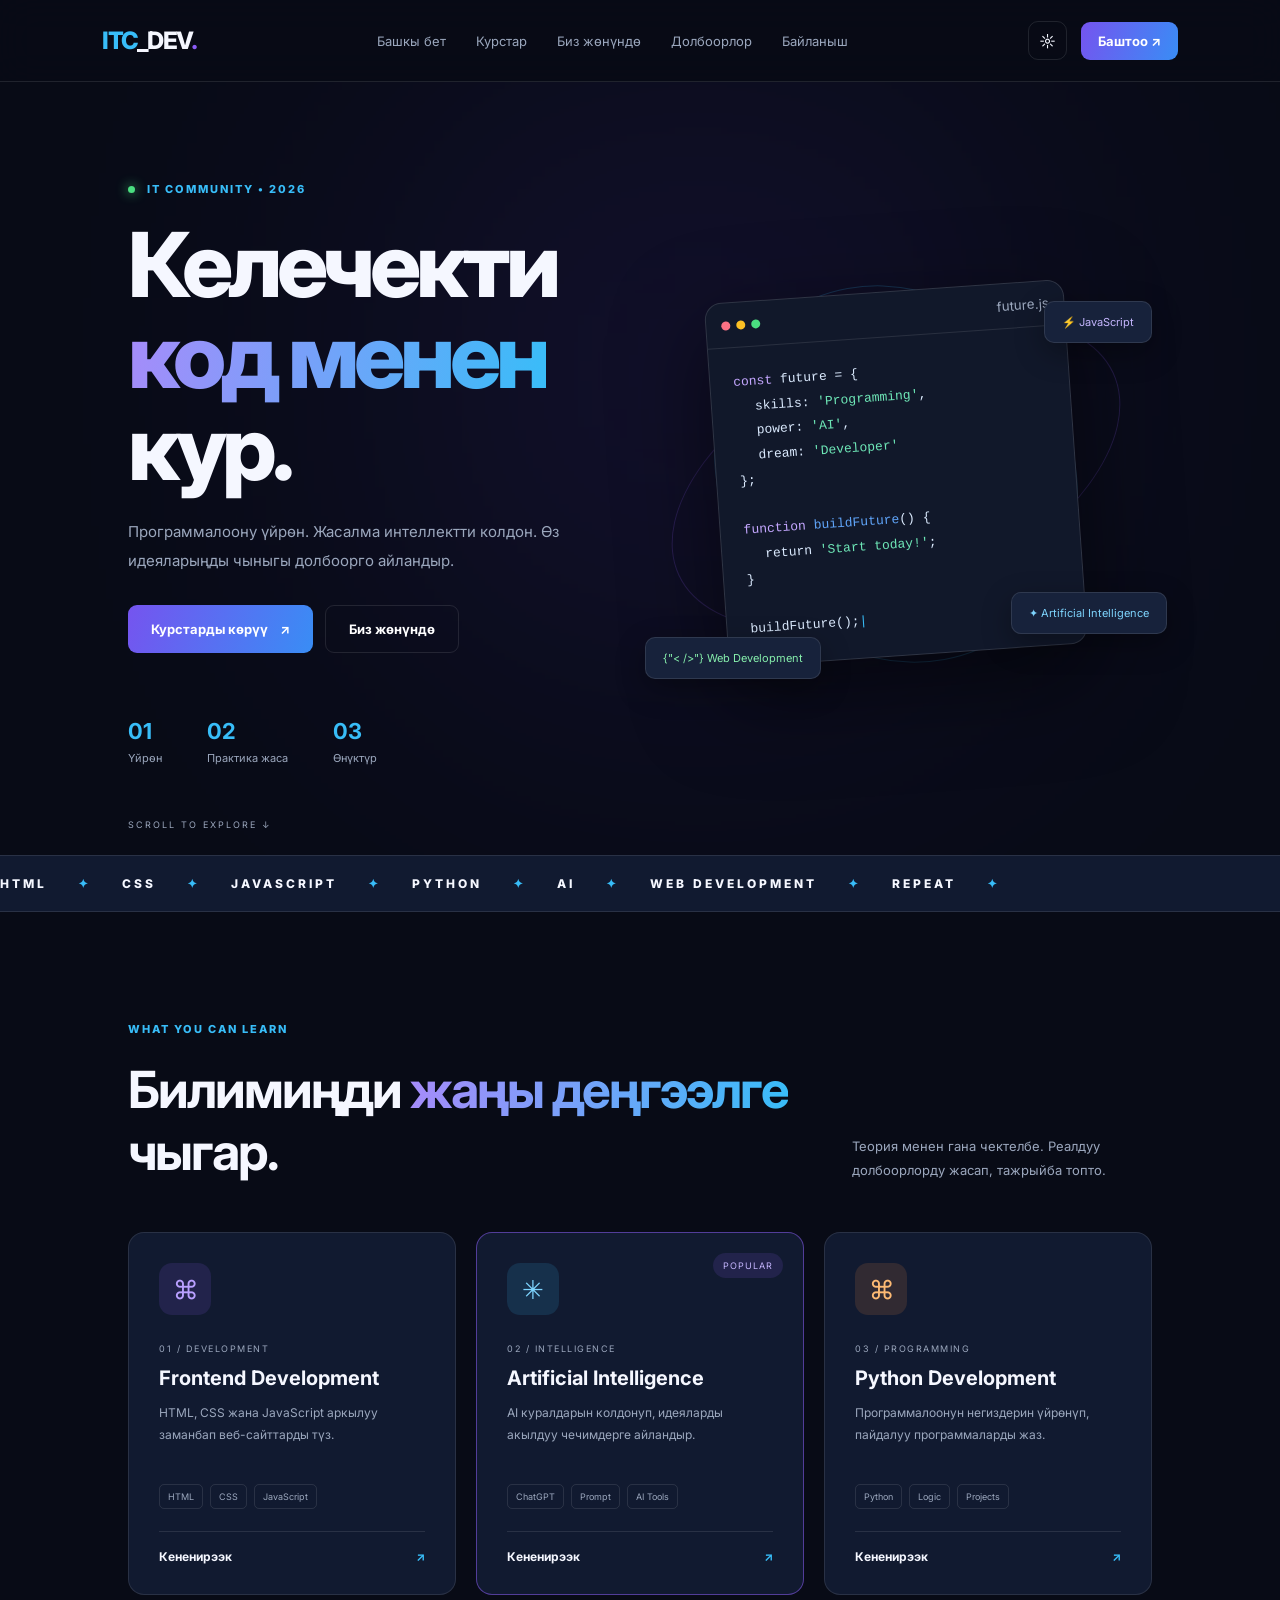
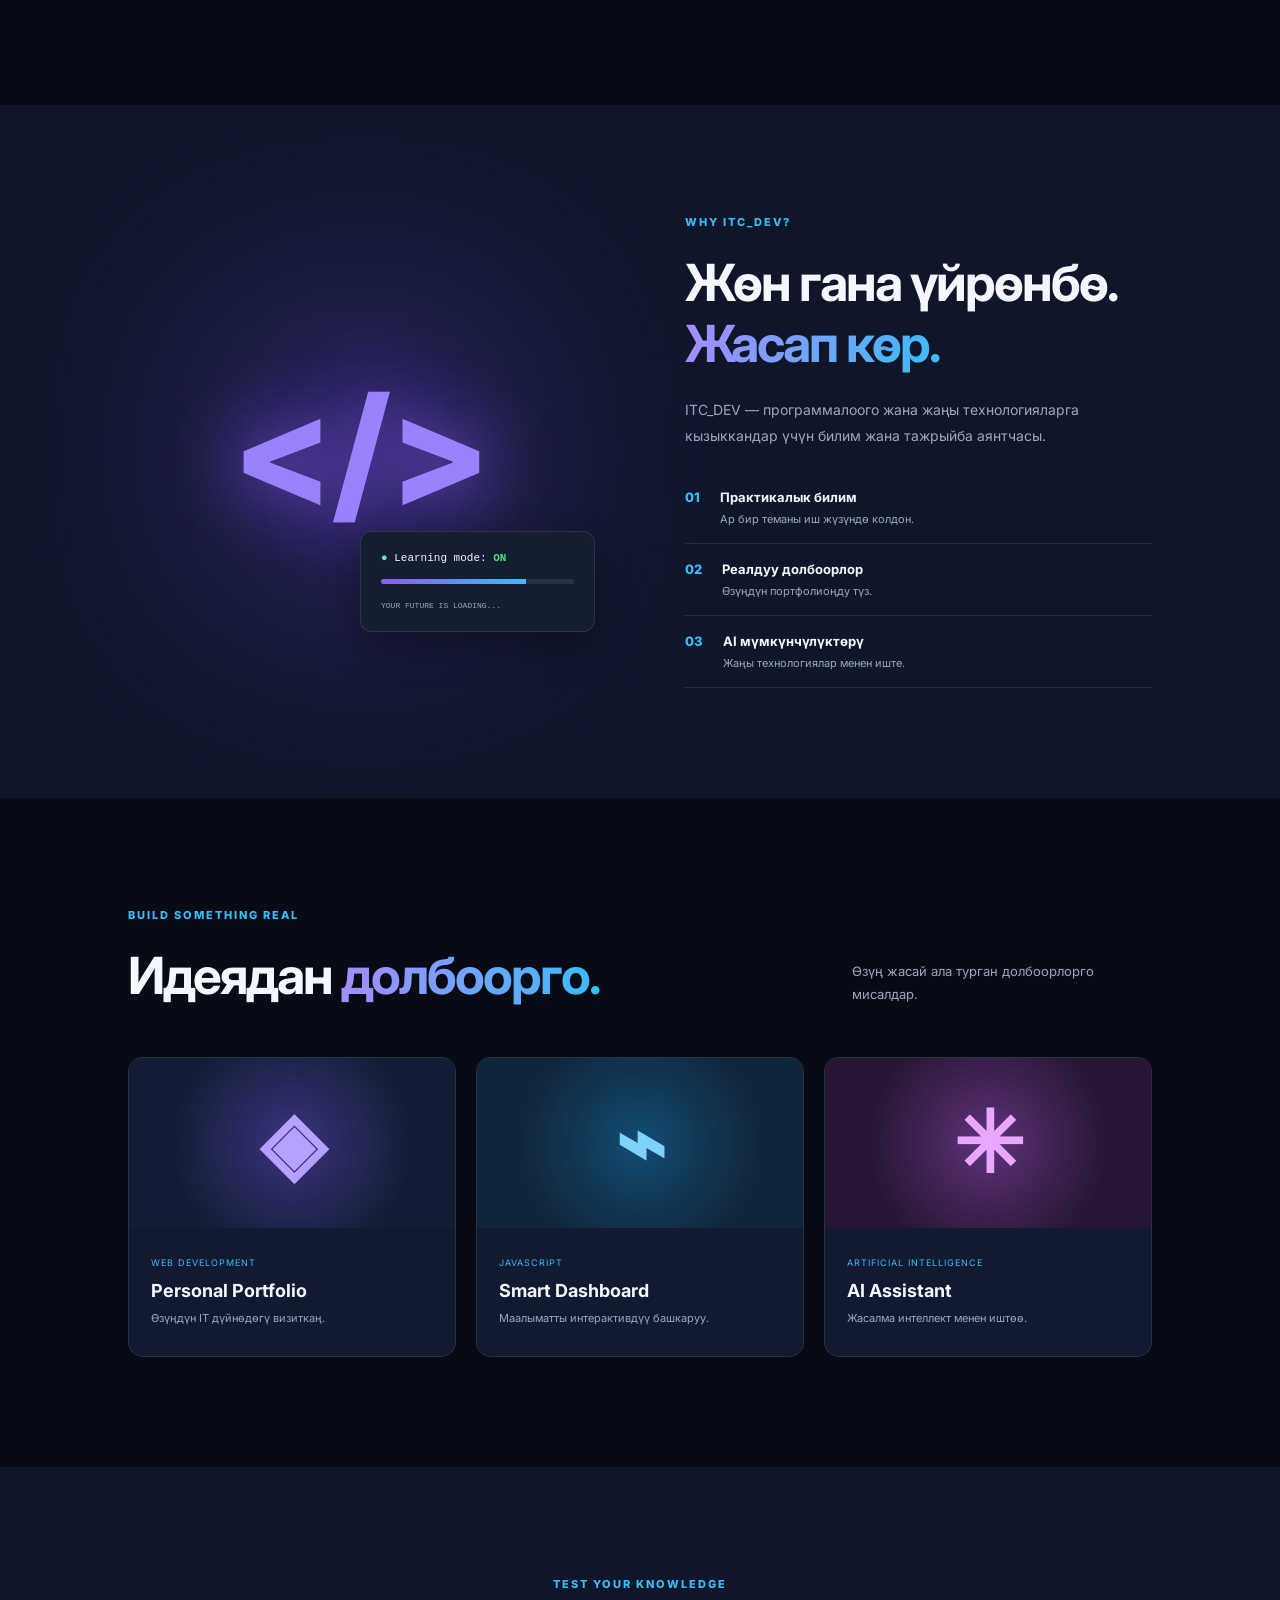
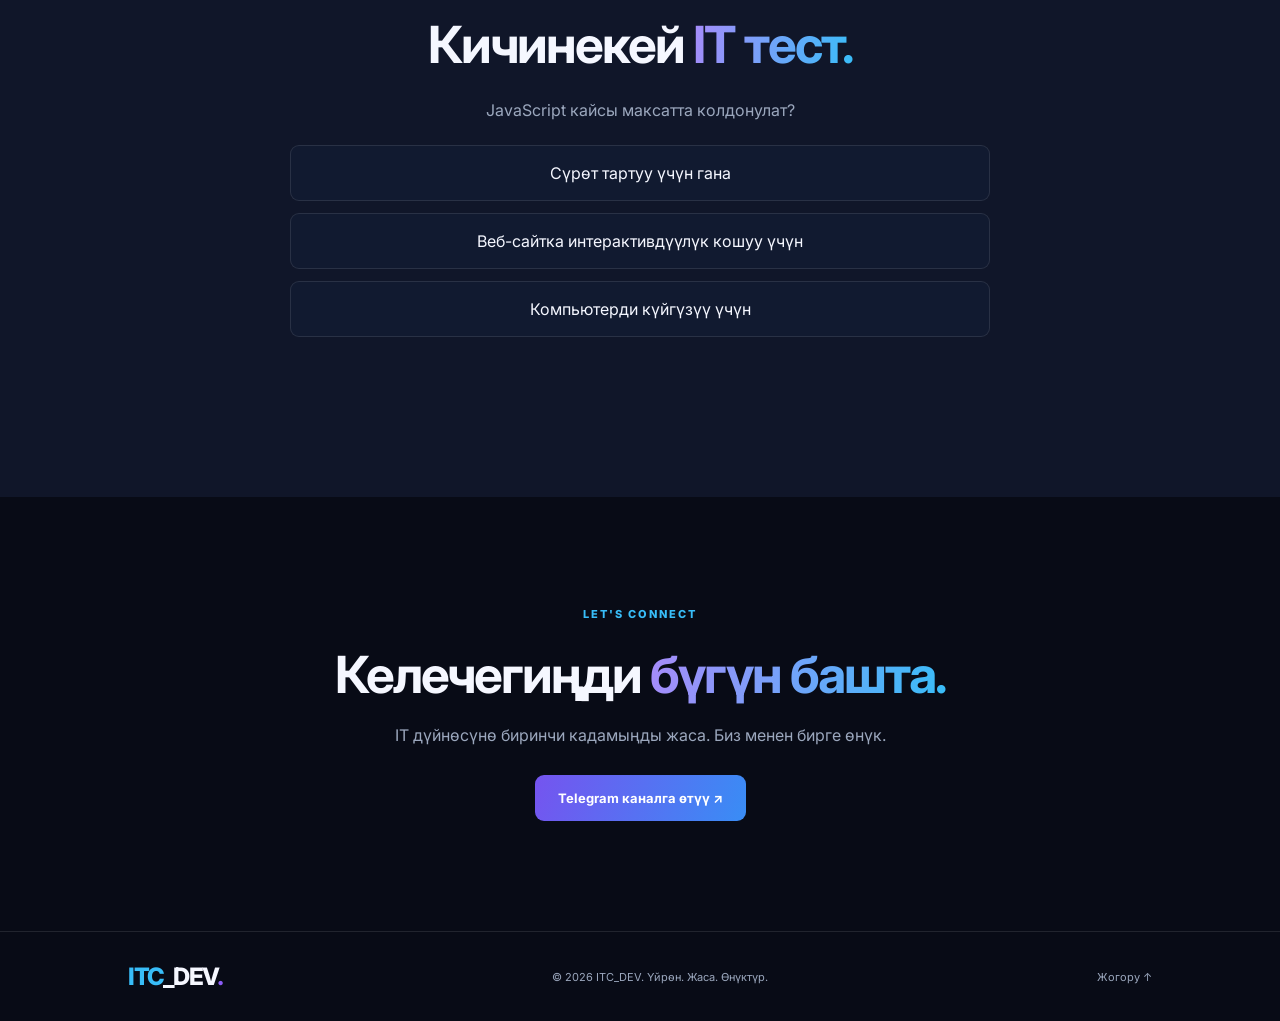
<file: index.html>
<!DOCTYPE html>
<html lang="ky">
<head>
  <meta charset="UTF-8">
  <meta name="viewport" content="width=device-width, initial-scale=1.0">
  <meta name="description" content="ITC_DEV — программалоо жана жасалма интеллект академиясы">
  <title>ITC_DEV | Келечек ушул жерден башталат</title>
  <link rel="stylesheet" href="style.css">
  <link rel="preconnect" href="https://fonts.googleapis.com">
  <link href="https://fonts.googleapis.com/css2?family=Inter:wght@400;500;600;700;800&display=swap" rel="stylesheet">
</head>
<body>

<header class="header">
  <a href="#" class="logo"><span>ITC</span>_DEV<span class="dot">.</span></a>

  <nav class="nav" id="nav">
    <a href="#home">Башкы бет</a>
    <a href="#courses">Курстар</a>
    <a href="#about">Биз жөнүндө</a>
    <a href="#projects">Долбоорлор</a>
    <a href="#contact">Байланыш</a>
  </nav>

  <div class="header-actions">
    <button class="theme-btn" id="themeBtn" aria-label="Тема өзгөртүү">☼</button>
    <a href="#courses" class="btn btn-small">Баштоо ↗</a>
    <button class="menu-btn" id="menuBtn" aria-label="Меню">☰</button>
  </div>
</header>

<main>
  <section class="hero" id="home">
    <div class="hero-content">
      <div class="eyebrow"><span class="live-dot"></span> IT COMMUNITY • 2026</div>
      <h1>Келечекти<br> <span class="gradient">код менен</span><br>кур.</h1>
      <p class="hero-text">
        Программалоону үйрөн. Жасалма интеллектти колдон.
        Өз идеяларыңды чыныгы долбоорго айландыр.
      </p>
      <div class="hero-buttons">
        <a href="#courses" class="btn">Курстарды көрүү <span>↗</span></a>
        <a href="#about" class="btn btn-outline">Биз жөнүндө</a>
      </div>
      <div class="hero-stats">
        <div><strong>01</strong><small>Үйрөн</small></div>
        <div><strong>02</strong><small>Практика жаса</small></div>
        <div><strong>03</strong><small>Өнүктүр</small></div>
      </div>
    </div>

    <div class="hero-visual">
      <div class="orbit orbit-one"></div>
      <div class="orbit orbit-two"></div>
      <div class="code-card">
        <div class="code-top"><span></span><span></span><span></span><small>future.js</small></div>
        <div class="code-body">
          <p><span class="purple">const</span> future = {</p>
          <p class="indent">skills: <span class="green">'Programming'</span>,</p>
          <p class="indent">power: <span class="green">'AI'</span>,</p>
          <p class="indent">dream: <span class="green">'Developer'</span></p>
          <p>};</p>
          <br>
          <p><span class="purple">function</span> <span class="blue">buildFuture</span>() {</p>
          <p class="indent">return <span class="green">'Start today!'</span>;</p>
          <p>}</p>
          <br>
          <p class="cursor-line">buildFuture();<span class="cursor">|</span></p>
        </div>
      </div>
      <div class="floating-tag tag-one">⚡ JavaScript</div>
      <div class="floating-tag tag-two">✦ Artificial Intelligence</div>
      <div class="floating-tag tag-three">{"< />"} Web Development</div>
    </div>
    <div class="scroll-label">SCROLL TO EXPLORE ↓</div>
  </section>

  <section class="ticker">
    <div>HTML <span>✦</span> CSS <span>✦</span> JAVASCRIPT <span>✦</span> PYTHON <span>✦</span> AI <span>✦</span> WEB DEVELOPMENT <span>✦</span> REPEAT <span>✦</span></div>
  </section>

  <section class="section courses-section" id="courses">
    <div class="section-heading">
      <div>
        <div class="eyebrow">WHAT YOU CAN LEARN</div>
        <h2>Билимиңди <span class="gradient">жаңы деңгээлге</span><br>чыгар.</h2>
      </div>
      <p>Теория менен гана чектелбе. Реалдуу долбоорлорду жасап, тажрыйба топто.</p>
    </div>

    <div class="course-grid">
      <article class="course-card">
        <div class="course-icon purple-bg">⌘</div>
        <div class="course-number">01 / DEVELOPMENT</div>
        <h3>Frontend Development</h3>
        <p>HTML, CSS жана JavaScript аркылуу заманбап веб-сайттарды түз.</p>
        <div class="tags"><span>HTML</span><span>CSS</span><span>JavaScript</span></div>
        <button class="course-link" data-course="frontend">Кененирээк <span>↗</span></button>
      </article>

      <article class="course-card featured">
        <div class="popular">POPULAR</div>
        <div class="course-icon blue-bg">✳</div>
        <div class="course-number">02 / INTELLIGENCE</div>
        <h3>Artificial Intelligence</h3>
        <p>AI куралдарын колдонуп, идеяларды акылдуу чечимдерге айландыр.</p>
        <div class="tags"><span>ChatGPT</span><span>Prompt</span><span>AI Tools</span></div>
        <button class="course-link" data-course="ai">Кененирээк <span>↗</span></button>
      </article>

      <article class="course-card">
        <div class="course-icon orange-bg">⌘</div>
        <div class="course-number">03 / PROGRAMMING</div>
        <h3>Python Development</h3>
        <p>Программалоонун негиздерин үйрөнүп, пайдалуу программаларды жаз.</p>
        <div class="tags"><span>Python</span><span>Logic</span><span>Projects</span></div>
        <button class="course-link" data-course="python">Кененирээк <span>↗</span></button>
      </article>
    </div>
  </section>

  <section class="about-section section" id="about">
    <div class="about-visual">
      <div class="about-glow"></div>
      <div class="big-symbol">&lt;/&gt;</div>
      <div class="mini-window">
        <span class="green">●</span> Learning mode: <b>ON</b>
        <div class="progress"><span></span></div>
        <small>YOUR FUTURE IS LOADING...</small>
      </div>
    </div>
    <div class="about-content">
      <div class="eyebrow">WHY ITC_DEV?</div>
      <h2>Жөн гана үйрөнбө.<br><span class="gradient">Жасап көр.</span></h2>
      <p>ITC_DEV — программалоого жана жаңы технологияларга кызыккандар үчүн билим жана тажрыйба аянтчасы.</p>
      <div class="feature-list">
        <div><span>01</span><p><b>Практикалык билим</b><small>Ар бир теманы иш жүзүндө колдон.</small></p></div>
        <div><span>02</span><p><b>Реалдуу долбоорлор</b><small>Өзүңдүн портфолиоңду түз.</small></p></div>
        <div><span>03</span><p><b>AI мүмкүнчүлүктөрү</b><small>Жаңы технологиялар менен иште.</small></p></div>
      </div>
    </div>
  </section>

  <section class="section projects-section" id="projects">
    <div class="section-heading">
      <div>
        <div class="eyebrow">BUILD SOMETHING REAL</div>
        <h2>Идеядан <span class="gradient">долбоорго.</span></h2>
      </div>
      <p>Өзүң жасай ала турган долбоорлорго мисалдар.</p>
    </div>
    <div class="project-grid">
      <div class="project-card project-one">
        <div class="project-art">◈</div>
        <div class="project-info"><span>WEB DEVELOPMENT</span><h3>Personal Portfolio</h3><p>Өзүңдүн IT дүйнөдөгү визиткаң.</p></div>
      </div>
      <div class="project-card project-two">
        <div class="project-art">⌁</div>
        <div class="project-info"><span>JAVASCRIPT</span><h3>Smart Dashboard</h3><p>Маалыматты интерактивдүү башкаруу.</p></div>
      </div>
      <div class="project-card project-three">
        <div class="project-art">✳</div>
        <div class="project-info"><span>ARTIFICIAL INTELLIGENCE</span><h3>AI Assistant</h3><p>Жасалма интеллект менен иштөө.</p></div>
      </div>
    </div>
  </section>

  <section class="quiz-section section">
    <div class="quiz-box">
      <div class="eyebrow">TEST YOUR KNOWLEDGE</div>
      <h2>Кичинекей <span class="gradient">IT тест.</span></h2>
      <p>JavaScript кайсы максатта колдонулат?</p>
      <div class="quiz-options">
        <button class="quiz-option" data-answer="wrong">Сүрөт тартуу үчүн гана</button>
        <button class="quiz-option" data-answer="correct">Веб-сайтка интерактивдүүлүк кошуу үчүн</button>
        <button class="quiz-option" data-answer="wrong">Компьютерди күйгүзүү үчүн</button>
      </div>
      <div id="quizResult" class="quiz-result" aria-live="polite"></div>
    </div>
  </section>

  <section class="contact-section section" id="contact">
    <div class="eyebrow">LET'S CONNECT</div>
    <h2>Келечегиңди <span class="gradient">бүгүн башта.</span></h2>
    <p>IT дүйнөсүнө биринчи кадамыңды жаса. Биз менен бирге өнүк.</p>
    <a class="btn" href="https://t.me/ITC_DEV" target="_blank" rel="noopener">Telegram каналга өтүү ↗</a>
  </section>
</main>

<footer class="footer">
  <a href="#" class="logo"><span>ITC</span>_DEV<span class="dot">.</span></a>
  <p>© 2026 ITC_DEV. Үйрөн. Жаса. Өнүктүр.</p>
  <a href="#home">Жогору ↑</a>
</footer>

<div class="modal" id="courseModal" aria-hidden="true">
  <div class="modal-content">
    <button class="modal-close" id="modalClose" aria-label="Жабуу">×</button>
    <div class="eyebrow">COURSE DETAILS</div>
    <h2 id="modalTitle">Курс</h2>
    <p id="modalDescription"></p>
    <a href="#contact" class="btn" id="modalAction">Кызыгам ↗</a>
  </div>
</div>

<script src="script.js"></script>
</body>
</html>
</file>
<file: style.css>
:root {
  --bg: #080b16;
  --surface: #101629;
  --card: #111a30;
  --text: #f5f7ff;
  --muted: #9ba7bd;
  --accent: #8b5cf6;
  --blue: #38bdf8;
  --border: rgba(255,255,255,.1);
}

* { margin: 0; padding: 0; box-sizing: border-box; }

html { scroll-behavior: smooth; scroll-padding-top: 90px; }

body {
  font-family: 'Inter', sans-serif;
  background: var(--bg);
  color: var(--text);
  overflow-x: hidden;
  transition: background .3s, color .3s;
}

a { text-decoration: none; color: inherit; }
button { font: inherit; }

.header {
  height: 82px;
  padding: 0 8%;
  display: flex;
  align-items: center;
  justify-content: space-between;
  border-bottom: 1px solid var(--border);
  position: sticky;
  top: 0;
  z-index: 50;
  background: rgba(8,11,22,.88);
  backdrop-filter: blur(18px);
}

.logo { font-size: 24px; font-weight: 800; letter-spacing: -1.5px; }
.logo span:first-child { color: var(--blue); }
.logo .dot { color: var(--accent); }

.nav { display: flex; gap: 30px; }
.nav a { font-size: 13px; color: var(--muted); transition: .3s; }
.nav a:hover { color: var(--blue); }

.header-actions { display: flex; align-items: center; gap: 14px; }
.theme-btn, .menu-btn {
  background: transparent; color: var(--text); border: 1px solid var(--border);
  width: 39px; height: 39px; border-radius: 10px; cursor: pointer;
}
.menu-btn { display: none; font-size: 20px; }

.btn {
  display: inline-flex; align-items: center; justify-content: center; gap: 12px;
  background: linear-gradient(110deg, #7554ef, #398df5);
  color: white; padding: 15px 23px; border-radius: 9px;
  font-weight: 700; font-size: 13px; border: 0; cursor: pointer;
  transition: transform .3s, box-shadow .3s;
}
.btn:hover { transform: translateY(-3px); box-shadow: 0 12px 35px #6752ee44; }
.btn-small { padding: 11px 17px; }
.btn-outline { background: transparent; border: 1px solid var(--border); }

.hero {
  min-height: 680px; padding: 100px 10% 90px;
  display: grid; grid-template-columns: 1fr 1fr; align-items: center;
  position: relative; overflow: hidden;
}
.hero::before {
  content: ""; position: absolute; width: 500px; height: 500px;
  background: #6238d8; filter: blur(180px); opacity: .17;
  top: 5%; left: 35%;
}
.hero-content, .hero-visual { position: relative; z-index: 1; }
.eyebrow { color: var(--blue); font-size: 11px; font-weight: 800; letter-spacing: 2px; margin-bottom: 23px; }
.live-dot { display: inline-block; width: 7px; height: 7px; background: #4ade80; border-radius: 50%; margin-right: 8px; box-shadow: 0 0 12px #4ade80; }

h1 { font-size: clamp(55px, 7vw, 90px); line-height: 1.02; letter-spacing: -5px; font-weight: 800; }
.gradient { background: linear-gradient(100deg, #a78bfa, #38bdf8); color: transparent; background-clip: text; }
.hero-text { color: var(--muted); max-width: 440px; line-height: 1.9; font-size: 15px; margin: 25px 0 30px; }
.hero-buttons { display: flex; flex-wrap: wrap; gap: 12px; }
.hero-stats { display: flex; gap: 45px; margin-top: 65px; }
.hero-stats div { display: flex; flex-direction: column; gap: 7px; }
.hero-stats strong { font-size: 22px; color: var(--blue); }
.hero-stats small { color: var(--muted); font-size: 11px; }

.hero-visual { height: 430px; display: flex; align-items: center; justify-content: center; }
.orbit { position: absolute; border: 1px solid #8b5cf633; border-radius: 50%; transform: rotate(-25deg); }
.orbit-one { width: 480px; height: 260px; }
.orbit-two { width: 390px; height: 350px; transform: rotate(55deg); border-color: #38bdf833; }
.code-card {
  width: 360px; background: #11182a; border: 1px solid #ffffff20;
  border-radius: 17px; overflow: hidden; box-shadow: 0 30px 90px #0008;
  transform: rotate(-4deg); animation: float 5s ease-in-out infinite;
}
.code-top { height: 45px; border-bottom: 1px solid var(--border); display: flex; align-items: center; gap: 6px; padding: 0 15px; }
.code-top span { width: 9px; height: 9px; border-radius: 50%; background: #fb7185; }
.code-top span:nth-child(2) { background: #fbbf24; }
.code-top span:nth-child(3) { background: #4ade80; }
.code-top small { margin-left: auto; color: var(--muted); }
.code-body { padding: 23px; font: 13px/1.9 monospace; color: #dbeafe; }
.indent { padding-left: 20px; }
.purple { color: #c4a7ff; }
.green { color: #6ee7b7; }
.blue { color: #60a5fa; }
.cursor { color: #38bdf8; animation: blink 1s infinite; }
.floating-tag { position: absolute; background: #17223b; padding: 13px 17px; border: 1px solid var(--border); border-radius: 10px; font-size: 11px; box-shadow: 0 10px 30px #0005; }
.tag-one { top: 42px; right: 0; color: #c4b5fd; }
.tag-two { bottom: 55px; right: -15px; color: #7dd3fc; }
.tag-three { bottom: 10px; left: 5px; color: #86efac; }
.scroll-label { position: absolute; bottom: 25px; left: 10%; font-size: 9px; letter-spacing: 2px; color: var(--muted); }

@keyframes float { 0%,100% { transform: translateY(0) rotate(-4deg); } 50% { transform: translateY(-14px) rotate(-2deg); } }
@keyframes blink { 50% { opacity: 0; } }

.ticker { overflow: hidden; padding: 20px 0; background: #111a30; border-block: 1px solid var(--border); white-space: nowrap; }
.ticker div { font-size: 12px; letter-spacing: 3px; font-weight: 800; animation: ticker 25s linear infinite; }
.ticker span { color: var(--blue); padding: 0 25px; }
@keyframes ticker { to { transform: translateX(-30%); } }

.section { padding: 110px 10%; }
.section-heading { display: flex; justify-content: space-between; align-items: end; gap: 30px; margin-bottom: 50px; }
h2 { font-size: clamp(34px, 4vw, 52px); letter-spacing: -2px; line-height: 1.2; }
.section-heading > p { max-width: 300px; color: var(--muted); line-height: 1.8; font-size: 13px; }

.course-grid { display: grid; grid-template-columns: repeat(3,1fr); gap: 20px; }
.course-card {
  background: var(--card); border: 1px solid var(--border); padding: 30px;
  border-radius: 16px; min-height: 340px; position: relative; transition: .3s;
}
.course-card:hover { transform: translateY(-9px); border-color: #8b5cf6aa; box-shadow: 0 20px 50px #0003; }
.course-card.featured { border-color: #8b5cf688; }
.popular { position: absolute; top: 20px; right: 20px; font-size: 9px; letter-spacing: 1px; color: #c4b5fd; background: #8b5cf622; padding: 7px 10px; border-radius: 20px; }
.course-icon { width: 52px; height: 52px; border-radius: 13px; display: grid; place-items: center; font-size: 26px; margin-bottom: 28px; }
.purple-bg { background: #8b5cf622; color: #b9a0ff; }
.blue-bg { background: #38bdf822; color: #7dd3fc; }
.orange-bg { background: #fb923c22; color: #fdba74; }
.course-number { color: var(--muted); font-size: 9px; letter-spacing: 1.5px; }
.course-card h3 { font-size: 20px; margin: 12px 0; }
.course-card p { color: var(--muted); font-size: 12px; line-height: 1.8; min-height: 65px; }
.tags { display: flex; gap: 7px; flex-wrap: wrap; margin-top: 17px; }
.tags span { color: var(--muted); border: 1px solid var(--border); border-radius: 5px; padding: 6px 8px; font-size: 9px; }
.course-link { display: flex; justify-content: space-between; width: 100%; background: none; border: 0; border-top: 1px solid var(--border); padding-top: 17px; margin-top: 22px; color: var(--text); cursor: pointer; font-weight: 700; font-size: 12px; }
.course-link span { color: var(--blue); }

.about-section { display: grid; grid-template-columns: 1fr 1fr; gap: 90px; align-items: center; background: var(--surface); }
.about-visual { min-height: 400px; display: grid; place-items: center; position: relative; }
.about-glow { width: 300px; height: 300px; background: #6341e8; filter: blur(110px); opacity: .35; position: absolute; }
.big-symbol { font-size: 150px; font-weight: 800; color: #9a82ff; text-shadow: 0 0 70px #8b5cf6; position: relative; }
.mini-window { position: absolute; bottom: 20px; right: 0; background: #151d31; padding: 20px; border: 1px solid var(--border); border-radius: 12px; font: 11px monospace; width: 235px; box-shadow: 0 15px 40px #0005; }
.mini-window b { color: #4ade80; }
.progress { height: 5px; background: #ffffff15; border-radius: 10px; margin: 15px 0; overflow: hidden; }
.progress span { display: block; width: 75%; height: 100%; background: linear-gradient(90deg,#8b5cf6,#38bdf8); }
.mini-window small { color: var(--muted); font-size: 8px; }
.about-content > p { color: var(--muted); line-height: 1.9; margin: 22px 0; font-size: 14px; }
.feature-list > div { display: flex; gap: 20px; padding: 17px 0; border-bottom: 1px solid var(--border); }
.feature-list > div > span { color: var(--blue); font-weight: 800; font-size: 13px; }
.feature-list p { display: flex; flex-direction: column; gap: 7px; font-size: 13px; }
.feature-list small { color: var(--muted); font-size: 11px; }

.project-grid { display: grid; grid-template-columns: repeat(3,1fr); gap: 20px; }
.project-card { min-height: 300px; border-radius: 15px; overflow: hidden; background: var(--card); border: 1px solid var(--border); transition: .3s; }
.project-card:hover { transform: translateY(-7px); }
.project-art { height: 170px; display: grid; place-items: center; font-size: 85px; font-weight: 800; background: radial-gradient(circle at center,#7954ef66,transparent 65%),#121d35; color: #b5a1ff; }
.project-two .project-art { background: radial-gradient(circle,#1689c966,transparent 65%),#10253a; color: #7dd3fc; }
.project-three .project-art { background: radial-gradient(circle,#b65de966,transparent 65%),#261633; color: #e9a8ff; }
.project-info { padding: 22px; }
.project-info span { color: var(--blue); font-size: 9px; letter-spacing: 1px; }
.project-info h3 { margin: 10px 0; font-size: 18px; }
.project-info p { color: var(--muted); font-size: 11px; }

.quiz-section { background: var(--surface); }
.quiz-box { max-width: 700px; margin: auto; text-align: center; }
.quiz-box > p { color: var(--muted); margin: 25px 0; }
.quiz-options { display: grid; gap: 12px; }
.quiz-option { padding: 17px; background: var(--card); border: 1px solid var(--border); border-radius: 9px; color: var(--text); cursor: pointer; transition: .2s; }
.quiz-option:hover { border-color: var(--blue); }
.quiz-option.correct-answer { border-color: #4ade80; background: #4ade8018; }
.quiz-option.wrong-answer { border-color: #fb7185; background: #fb718518; }
.quiz-result { min-height: 30px; margin-top: 20px; font-weight: 700; font-size: 13px; }

.contact-section { text-align: center; }
.contact-section > p { color: var(--muted); margin: 20px 0 30px; }
.footer { padding: 30px 10%; border-top: 1px solid var(--border); display: flex; justify-content: space-between; align-items: center; gap: 20px; }
.footer p, .footer > a:last-child { font-size: 11px; color: var(--muted); }

.modal { display: none; position: fixed; inset: 0; z-index: 100; background: #000b; place-items: center; padding: 20px; }
.modal.show { display: grid; }
.modal-content { position: relative; width: min(450px,100%); padding: 40px; background: var(--card); border: 1px solid var(--border); border-radius: 18px; }
.modal-content h2 { margin-bottom: 15px; }
.modal-content p { color: var(--muted); line-height: 1.8; margin-bottom: 25px; font-size: 14px; }
.modal-close { position: absolute; top: 12px; right: 17px; background: none; border: none; color: var(--text); font-size: 30px; cursor: pointer; }

body.light {
  --bg: #f4f7ff;
  --surface: #e9eefb;
  --card: #ffffff;
  --text: #151a2c;
  --muted: #657089;
  --border: rgba(20,30,60,.13);
}
body.light .header { background: #f4f7ffee; }
body.light .code-card, body.light .mini-window { background: #172039; color: white; }
body.light .ticker { background: #e4eaff; }
body.light .quiz-option { color: var(--text); }
body.light .project-art { background-color: #e5eaff; }

@media(max-width: 900px) {
  .header { padding: 0 5%; }
  .nav { gap: 14px; }
  .nav a { font-size: 11px; }
  .hero { padding-inline: 7%; }
  .section { padding: 85px 7%; }
  .course-grid, .project-grid { grid-template-columns: repeat(2,1fr); }
  .about-section { gap: 35px; }
}
@media(max-width: 650px) {
  .header { height: 70px; }
  .header-actions .btn { display: none; }
  .menu-btn { display: block; }
  .nav {
    display: none; position: absolute; top: 70px; left: 0; width: 100%;
    padding: 25px; background: var(--surface); flex-direction: column; gap: 22px;
    border-bottom: 1px solid var(--border);
  }
  .nav.open { display: flex; }
  .nav a { font-size: 14px; }
  .hero { grid-template-columns: 1fr; padding: 75px 7% 80px; }
  h1 { letter-spacing: -3px; }
  .hero-visual { height: 350px; margin-top: 25px; }
  .code-card { width: min(340px,90%); }
  .orbit-one { width: 330px; }
  .orbit-two { width: 300px; }
  .tag-one { right: 0; }
  .tag-two { right: 0; }
  .scroll-label { left: 7%; }
  .section { padding: 75px 7%; }
  .section-heading { align-items: start; flex-direction: column; }
  .course-grid, .project-grid { grid-template-columns: 1fr; }
  .about-section { grid-template-columns: 1fr; gap: 20px; }
  .about-visual { min-height: 300px; }
  .big-symbol { font-size: 120px; }
  .mini-window { right: 0; bottom: 0; }
  .footer { flex-direction: column; text-align: center; }
}



.reveal {
  opacity: 0;
  transform: translateY(25px);
  transition: opacity .7s ease, transform .7s ease;
}

.reveal.visible {
  opacity: 1;
  transform: translateY(0);
}

@media (prefers-reduced-motion: reduce) {
  *, *::before, *::after {
    animation-duration: .01ms !important;
    transition-duration: .01ms !important;
    scroll-behavior: auto !important;
  }
}
</file>
